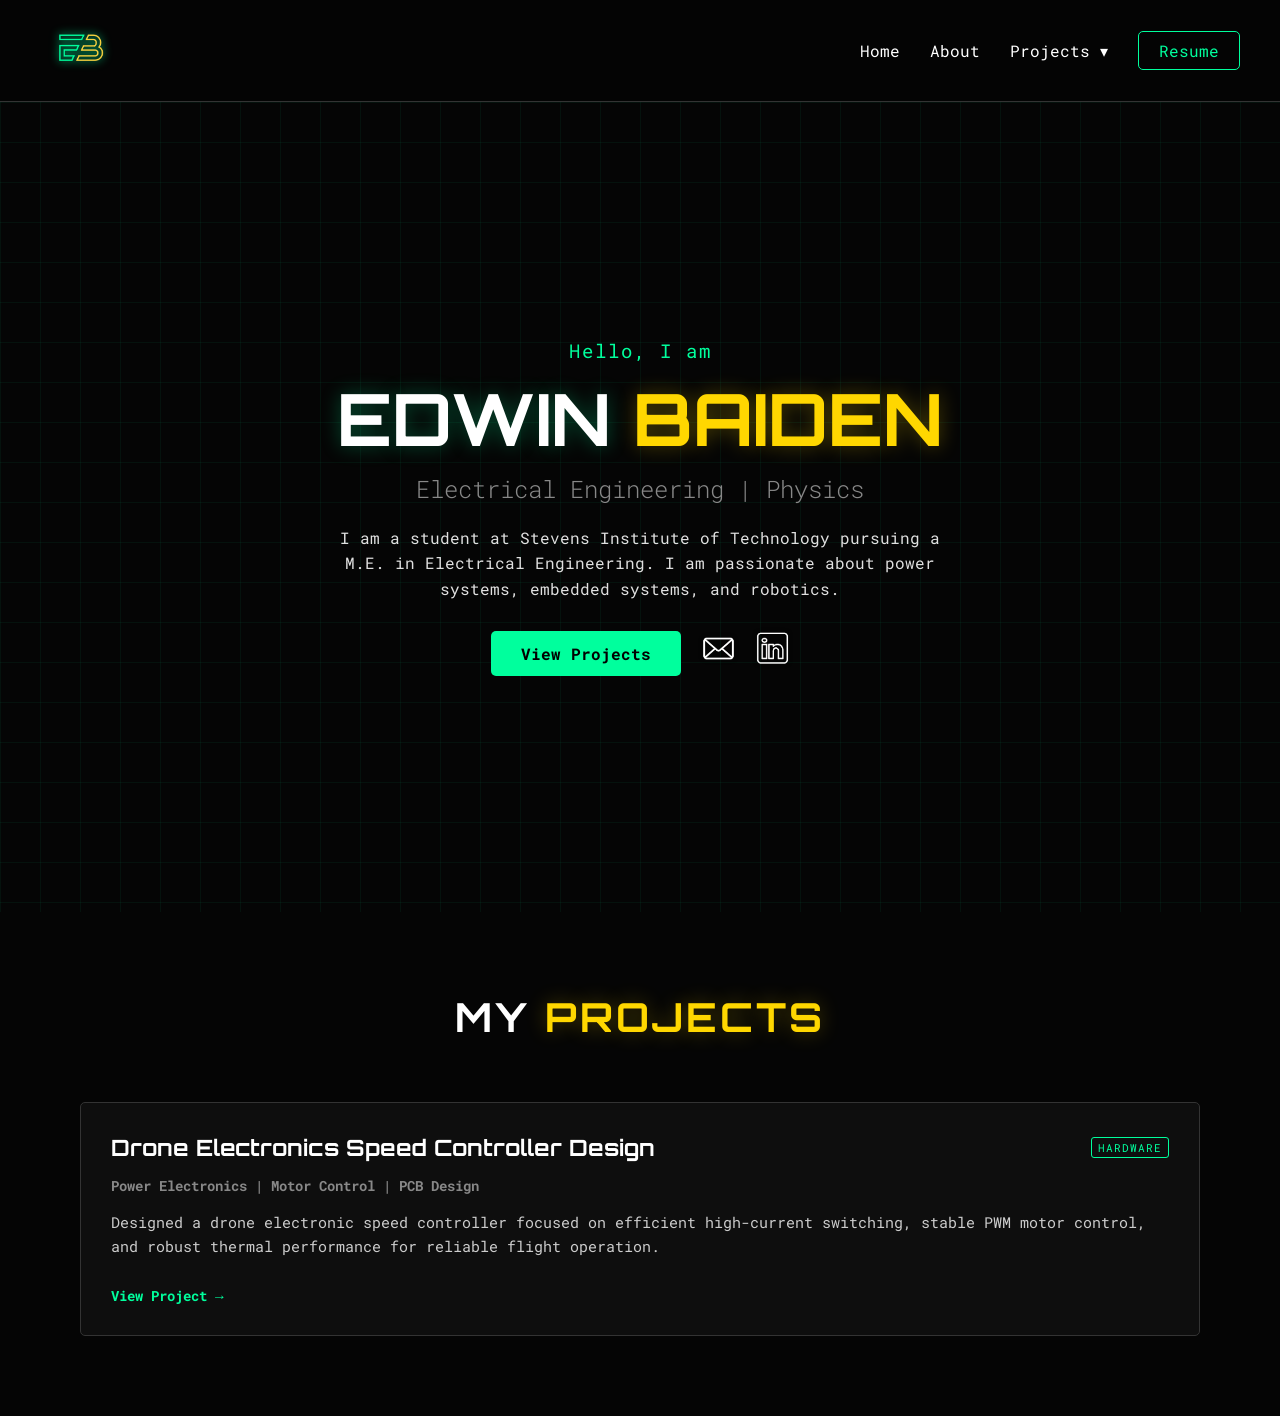
<file: index.html>
<!DOCTYPE html> <!--This line basically tells the browser that this is an HTML5 document-->
<html lang = "en"> <!-- This basically says the language of the document is English -->

<!-- HEAD SECTION-->
<head> <!--This is the head part of the document. It contains metadata and links to resources -->
    <script async src="https://www.googletagmanager.com/gtag/js?id=G-74CZ59MSGL"></script>
    <script>
      window.dataLayer = window.dataLayer || [];
      function gtag(){dataLayer.push(arguments);}
      gtag('js', new Date());

      gtag('config', 'G-74CZ59MSGL');
    </script>
    <meta charset = "UTF-8"> <!-- This specifies the character encoding for the HTML document-->
    <meta name="viewport" content="width=device-width, initial-scale=1.0"> <!-- This makes the webpage responsive to different screen sizes -->
    <title>Edwin Baiden | Portfolio</title> <!-- This sets the title of the webpage that appears in the browser tab -->
    <link rel="stylesheet" href="styles.css"> <!-- This links an external CSS file to style the webpage -->

    <!-- GOOGLE FONTS -->
    <link rel="preconnect" href="https://fonts.googleapis.com"> <!-- This is a preconnect link to optimize font loading -->
    <link rel="preconnect" href="https://fonts.gstatic.com" crossorigin> <!-- This is another preconnect link to optimize font loading -->
    <!-- This links to a Google Fonts for the Orbitron and Roboto Mono fonts
         href is the URL to the Google Fonts API, and family specifies the fonts to be used
         rel="stylesheet" specifies that the linked resource is a stylesheet
         The Orbitron font is used for headings, and the Roboto Mono font is used for body text
         wght@400;700; specifies the weights of the Orbitron font to be used (normal and bold)
         wght@300;400 specifies the weights of the Roboto Mono font to be used (light and normal)
    -->
    <link href="https://fonts.googleapis.com/css2?family=Orbitron:wght@400;700&family=Roboto+Mono:wght@300;400&display=swap" rel="stylesheet"> 
</head> <!--This is the end of the head section -->

<!-- BODY SECTION-->
<body> <!--This is the body/main part of the document. It contains the content that appears on screen -->
    <nav class = "navbar">
        <div class="logo">
            <img src="assets/auxiliary/logo.png" alt="EB Logo" class="cyber-logo">
        </div>
            <button class="nav-toggle" aria-controls="primary-navigation" aria-expanded="false">☰</button>
            <ul class="nav-links" id="primary-navigation">
            <li><a href="#home">Home</a></li>
            <li><a href="#about">About</a></li>
            <li class="dropdown">
                <a href="#projects" class="dropbtn">Projects ▾</a>
                <div class="dropdown-content">
                    <a href="#drone-esc-design">Drone Electronics Speed Controller Design</a>
                </div>
            </li>
            <li><a href="resume.pdf" target = "_blank" class= "highlight-btn">Resume</a></li>
        </ul>
    </nav>
    <section id="home" class="hero">
        <div class="hero-content">
            <p class="intro-text">Hello, I am</p>
            
            <h1>EDWIN <span class="yellow-text">BAIDEN</span></h1>
            
            <h2>Electrical Engineering | Physics</h2>
            
            <p class="bio-text">
                I am a student at Stevens Institute of Technology pursuing a M.E. in Electrical Engineering. I am passionate about power systems, embedded systems, and robotics.
            </p>

            <div class="hero-buttons">
                <a href="#projects" class="primary-btn">View Projects</a>
    
                <a href="mailto:ebaiden64@gmail.com" class="icon-btn"><img src="assets/auxiliary/mail_btn.png" alt="Email"></a>
                <a href="https://www.linkedin.com/in/ebaiden" target="_blank" class="icon-btn"> <img src="assets/auxiliary/LinkedIn_btn.png" alt="LinkedIn"></a>
            </div>
        </div>
    </section>

    <section id="projects" class="projects-section">
        <h2 class="section-title">MY <span class="yellow-text">PROJECTS</span></h2>
        
        <div class="projects-grid">
            
            <div id="drone-esc-design" class="project-card">
                <div class="card-header">
                    <h3>Drone Electronics Speed Controller Design</h3>
                    <span class="status-indicator">HARDWARE</span>
                </div>
                <p class="tech-stack">Power Electronics | Motor Control | PCB Design</p>
                <p class="card-desc">
                    Designed a drone electronic speed controller focused on efficient high-current switching,
                    stable PWM motor control, and robust thermal performance for reliable flight operation.
                </p>
                <a href="projects/drone-esc.html" class="card-btn">View Project &rarr;</a>
            </div>

        </div>
    </section>

</body>
<script>
    // Mobile nav toggle
    const navToggle = document.querySelector('.nav-toggle');
    const nav = document.getElementById('primary-navigation');
    if (navToggle && nav) {
        navToggle.addEventListener('click', () => {
            const expanded = navToggle.getAttribute('aria-expanded') === 'true';
            navToggle.setAttribute('aria-expanded', String(!expanded));
            nav.classList.toggle('open');
        });
    }

    // Improve dropdown accessibility: toggle aria-expanded on focus/blur
    const dropBtn = document.querySelector('.dropbtn');
    const dropdown = document.querySelector('.dropdown');
    if (dropBtn && dropdown) {
        dropBtn.addEventListener('focus', () => dropBtn.setAttribute('aria-expanded', 'true'));
        dropBtn.addEventListener('blur', () => dropBtn.setAttribute('aria-expanded', 'false'));
    }
</script>
</html>
</file>
<file: styles.css>
/* --- 1. SETUP & VARIABLES (The Missing Ingredients) --- */
:root {
    /* Colors */
    --bg-color: #050505;       /* Deep Black */
    --card-bg: #111111;        /* Dark Grey */
    --text-color: #e0e0e0;     /* Light Grey */
    --neon-green: #00ff9d;     /* Cyberpunk Green */
    
    /* Fonts */
    --font-main: 'Roboto Mono', monospace; 
    --font-heading: 'Orbitron', sans-serif; 
}

/* Reset margins so the site goes to the edge of the screen */
* {
    margin: 0;
    padding: 0;
    box-sizing: border-box; 
}

body {
    background-color: var(--bg-color);
    color: var(--text-color);
    font-family: var(--font-main);
}

/* --- 2. NAVIGATION BAR --- */
.navbar {
    display: flex;             
    justify-content: space-between; 
    align-items: center;       
    padding: 20px 40px;        
    background-color: rgba(5, 5, 5, 0.95); 
    border-bottom: 1px solid #333; 
    position: sticky;          
    top: 0;                    
    z-index: 1000;             /* Ensures nav stays on top of everything */
}

/* Logo Styling */
.logo {
    font-family: var(--font-heading); 
    font-size: 1.5rem;         
    font-weight: 700;          
    color: var(--neon-green);  
    letter-spacing: 2px;       
    cursor: pointer;           
    text-transform: uppercase; /* Forces "Edwin Baiden" to look like "EDWIN BAIDEN" */
}

/* Navigation Links Container */
.nav-links {
    list-style: none;          
    display: flex;             
    gap: 30px;                 
    align-items: center;       /* Ensures text aligns with buttons */
}

/* Individual Links */
.nav-links a {
    text-decoration: none;     
    color: white;              
    font-size: 1rem;
    transition: color 0.3s;    
}

.nav-links a:hover {
    color: var(--neon-green);  
}

/* Hamburger button (shown on mobile) */
.nav-toggle {
    display: none;
    background: transparent;
    color: var(--neon-green);
    border: 1px solid var(--neon-green);
    padding: 6px 10px;
    border-radius: 6px;
    font-size: 1.1rem;
}

/* Resume Button Style */
.highlight-btn {
    border: 1px solid var(--neon-green); 
    padding: 8px 20px;         
    border-radius: 5px;        
    color: var(--neon-green) !important; 
}

.highlight-btn:hover {
    background-color: var(--neon-green); 
    color: black !important;   
}

/* --- 3. DROPDOWN MENU LOGIC --- */
.dropdown {
    position: relative;        
    display: inline-block;
}

.dropdown-content {
    display: none;             /* Hidden by default */
    position: absolute;        
    background-color: #111;    
    min-width: 160px;          
    box-shadow: 0px 8px 16px rgba(0,255,157,0.1); 
    z-index: 1;                
    border: 1px solid #333;    
    top: 100%;                 /* Pushes it right below the "Projects" text */
}

.dropdown-content a {
    color: #e0e0e0;            
    padding: 12px 16px;        
    text-decoration: none;
    display: block;            
    text-align: left;
}

.dropdown-content a:hover {
    background-color: #222;    
    color: var(--neon-green);  
}

/* Show menu on hover */
.dropdown:hover .dropdown-content {
    display: block;            
}

/* Also open dropdown when focused (keyboard/touch) */
.dropdown:focus-within .dropdown-content {
    display: block;
}

/* Logo Styling */
.cyber-logo {
    height: 55px;           /* Adjust size to fit the bar */
    width: auto;
    filter: drop-shadow(0 0 5px #00ff9d); /* The Neon Glow Effect */
    transition: filter 0.3s ease;
}

/* Make it glow harder when you hover over it */
.cyber-logo:hover {
    filter: drop-shadow(0 0 15px #00ff9d) brightness(1.2);
    cursor: pointer;
}
/* --- 4. HERO SECTION --- */
.hero {
    height: 90vh;              /* Takes up 90% of the screen height */
    display: flex;             /* Uses Flexbox to center everything */
    justify-content: center;   /* Horizontal Center */
    align-items: center;       /* Vertical Center */
    text-align: center;        
    
    /* COOL TECH BACKGROUND EFFECT */
    /* This creates a subtle grid pattern like a blueprint */
    background-image: 
        linear-gradient(rgba(0, 255, 157, 0.05) 1px, transparent 1px),
        linear-gradient(90deg, rgba(0, 255, 157, 0.05) 1px, transparent 1px);
    background-size: 40px 40px; /* Size of the grid squares */
}

/* The "Hello I am" text */
.intro-text {
    color: var(--neon-green);
    font-family: var(--font-main);
    font-size: 1.2rem;
    margin-bottom: 10px;
    letter-spacing: 2px;
}

/* The Main Name (Edwin Baiden) */
.hero h1 {
    font-family: var(--font-heading); /* Orbitron Font */
    font-size: 4.5rem;         /* Big and bold */
    color: white;
    margin: 0;
    text-transform: uppercase;
    /* Adds a subtle white glow behind the text */
    text-shadow: 0 0 20px rgba(0, 255, 157, 0.3);
}

/* The Yellow "BAIDEN" to match your logo */
.yellow-text {
    color: #ffd700; /* Gold/Yellow */
    text-shadow: 0 0 20px rgba(255, 215, 0, 0.3); /* Yellow glow */
}

/* The Job Title */
.hero h2 {
    font-family: var(--font-main);
    font-size: 1.5rem;
    color: #888;               /* Grey text */
    margin-top: 10px;
    font-weight: 300;          /* Thin font weight */
}

/* The Bio Paragraph */
.bio-text {
    max-width: 600px;          /* Prevents text from stretching too wide */
    margin: 20px auto;         /* Centers the block */
    color: var(--text-color);
    line-height: 1.6;          /* Makes text easier to read */
}

/* --- BUTTONS --- */
.hero-buttons {
    margin-top: 30px;
    display: flex;
    gap: 20px;
    justify-content: center;
}

.primary-btn {
    background-color: var(--neon-green);
    color: black;
    padding: 12px 30px;
    text-decoration: none;
    font-weight: bold;
    border-radius: 5px;
    transition: transform 0.2s, box-shadow 0.2s;
}

.primary-btn:hover {
    transform: translateY(-3px); /* Moves up slightly */
    box-shadow: 0 0 15px var(--neon-green); /* Glowing shadow */
}

.secondary-btn {
    border: 1px solid white;
    color: white;
    padding: 12px 30px;
    text-decoration: none;
    border-radius: 5px;
    transition: background-color 0.3s;
}

.secondary-btn:hover {
    background-color: white;
    color: black;
}

/* --- ICON BUTTONS --- */
.icon-btn img {
    height: 35px;              /* Sets the size */
    width: auto;
    transition: all 0.3s ease; /* Smooth animation */
    
    /* OPTIONAL: Turn the white icon into YOUR neon green */
    /* If you want them to stay white, delete the next line */
    filter: drop-shadow(0 0 2px rgba(0, 0, 0, 0.5)); 
}

/* Hover Effect: They glow and pop up */
.icon-btn:hover img {
    transform: translateY(-5px); /* Floats up */
    /* This filter makes it Neon Green (#00ff9d) */
    filter: drop-shadow(0 0 8px #00ff9d) hue-rotate(90deg) brightness(200%);
}

/* --- PROJECTS SECTION --- */
.projects-section {
    padding: 80px 40px;
    background-color: var(--bg-color); /* Keeps it black */
    max-width: 1200px;
    margin: 0 auto; /* Centers the whole section */
}

.section-title {
    font-family: var(--font-heading);
    font-size: 2.5rem;
    color: white;
    text-align: center;
    margin-bottom: 60px;
    letter-spacing: 3px;
}

/* The Grid Layout */
.projects-grid {
    display: grid;
    /* This Magic Code makes it responsive automatically: */
    grid-template-columns: repeat(auto-fit, minmax(300px, 1fr));
    gap: 30px;
}

/* --- 6. MOBILE RESPONSIVENESS --- */
@media (max-width: 768px) {
    .navbar {
        padding: 16px 20px;
        flex-wrap: wrap;
        gap: 12px;
    }

    .nav-toggle {
        display: block;
    }

    .nav-links {
        display: none;
        width: 100%;
        flex-direction: column;
        gap: 10px;
        padding-top: 8px;
        border-top: 1px solid #222;
    }

    .nav-links.open {
        display: flex;
    }

    .dropdown-content {
        position: static;
        width: 100%;
        margin-top: 6px;
        border-left: 2px solid var(--neon-green);
    }

    .hero {
        height: auto;
        padding: 60px 24px;
        background-size: 28px 28px; /* tighter grid */
    }

    .hero h1 {
        font-size: 2.6rem;
        line-height: 1.2;
    }

    .projects-section {
        padding: 40px 18px;
    }

    .projects-grid {
        grid-template-columns: 1fr;
        gap: 18px;
    }

    .project-card {
        padding: 18px;
    }

}

/* --- THE CARD DESIGN --- */
.project-card {
    background-color: rgba(20, 20, 20, 0.6); /* Semi-transparent dark grey */
    border: 1px solid #333;
    padding: 30px;
    border-radius: 5px;
    transition: all 0.3s ease;
    position: relative;
    overflow: hidden;
}

/* Hover Effect: The "Power On" Glow */
.project-card:hover {
    border-color: var(--neon-green);
    transform: translateY(-5px); /* Moves up slightly */
    box-shadow: 0 0 20px rgba(0, 255, 157, 0.1);
}

/* Card Typography */
.card-header {
    display: flex;
    justify-content: space-between;
    align-items: center;
    margin-bottom: 15px;
}

.project-card h3 {
    font-family: var(--font-heading);
    color: white;
    margin: 0;
    font-size: 1.4rem;
}

/* The tiny "HARDWARE" / "GAME DEV" tag in the corner */
.status-indicator {
    font-size: 0.7rem;
    color: var(--neon-green);
    border: 1px solid var(--neon-green);
    padding: 2px 6px;
    border-radius: 3px;
    letter-spacing: 1px;
}

.tech-stack {
    color: #888;
    font-size: 0.9rem;
    font-family: var(--font-main);
    margin-bottom: 15px;
    font-weight: bold;
}

.card-desc {
    color: #ccc;
    line-height: 1.6;
    font-size: 0.95rem;
    margin-bottom: 25px;
}



/* The Button inside the card */
.card-btn {
    display: inline-block;
    color: var(--neon-green);
    text-decoration: none;
    font-weight: bold;
    font-size: 0.9rem;
    transition: margin 0.3s;
}

.card-btn:hover {
    margin-left: 10px; /* Slides the arrow to the right on hover */
    text-shadow: 0 0 5px var(--neon-green);
}
</file>
